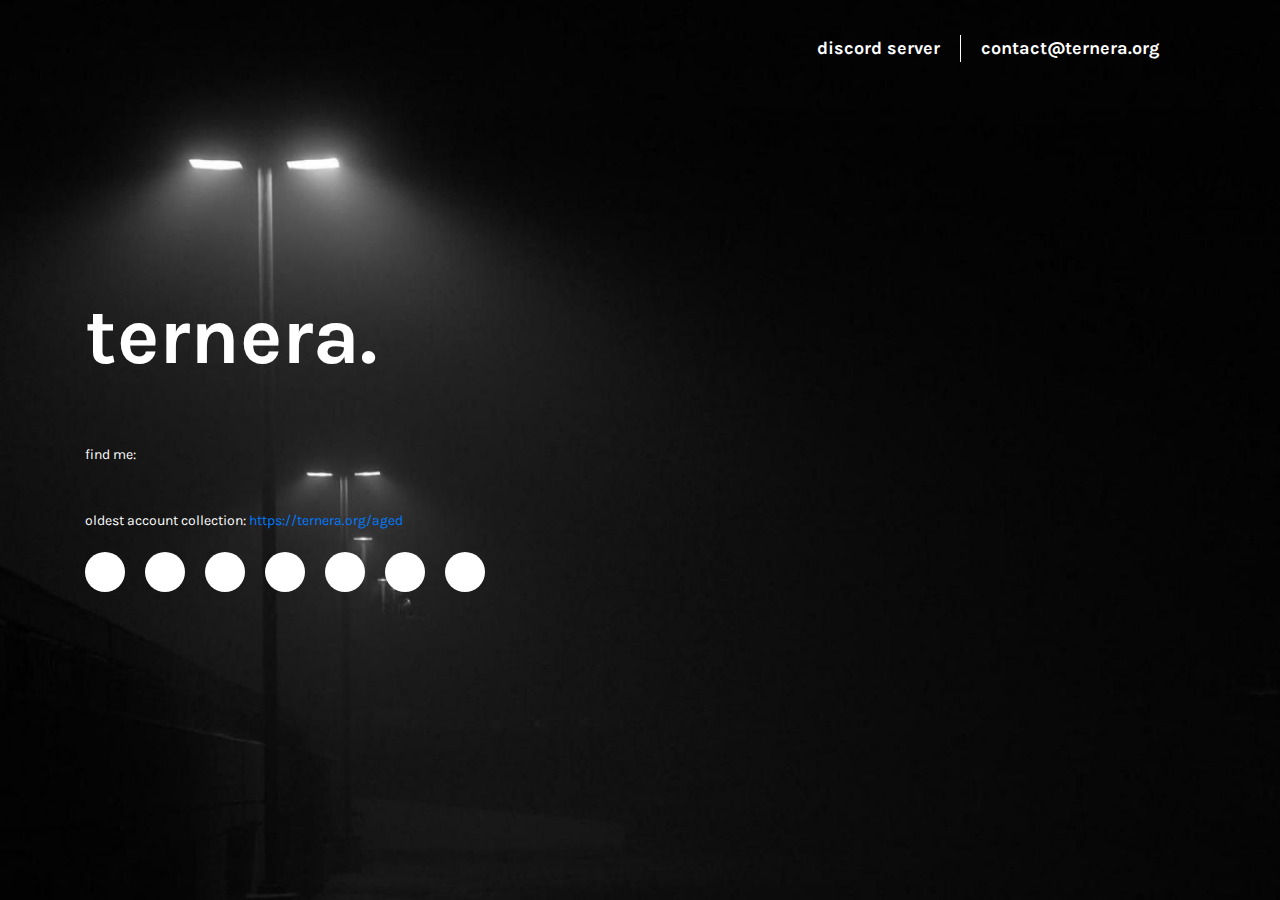
<file: index.html>
<!DOCTYPE html>
<html lang="en">

    <head>
    <!-- <meta charset="UTF-8">
    <meta name="viewport" content="width=device-width, initial-scale=1.0">
    <meta http-equiv="X-UA-Compatible" content="ie=edge">
    <meta name="description" content="">

	<meta property="og:title" content="" />
	<meta property="og:type" content="website" />
	<meta property="og:url" content="https://ternera.org" />
	<meta property="og:image" content="" />
	<meta property="og:description" content="" />
-->

    <title>ternera</title>

    
    <link href="https://fonts.googleapis.com/css?family=Karla:400,700&display=swap" rel="stylesheet">
    <link rel="stylesheet" href="https://cdn.materialdesignicons.com/4.8.95/css/materialdesignicons.min.css">
    <link rel="stylesheet" href="https://stackpath.bootstrapcdn.com/bootstrap/4.4.1/css/bootstrap.min.css">
    <link rel="stylesheet" href="assets/css/styles.css">

    <link rel="icon" type="image/x-icon" href="assets/images/ternera.png" />
</head>

<body class="min-vh-100 d-flex flex-column">

    <header>
        <div class="container">
            <nav class="navbar navbar-dark bg-transparenet">
                <span class="navbar-text ml-auto d-none d-sm-inline-block"><a href="https://discord.gg/U4C569KF8z">discord server</a></span>
                <span class="navbar-text d-none d-sm-inline-block"><!--contact--> <a href="mailto:contact@ternera.org">contact@ternera.org</a></span>
            </nav>
        </div>
    </header>
    <main class="my-auto">
        <div class="container">
            <h1 class="page-title">ternera.</h1>
            <p class="page-description"></p>
            <p>find me:</p><br><p>oldest account collection: <a href="https://ternera.org/aged">https://ternera.org/aged</a></p>
            <nav class="footer-social-links">
                <a href="mailto:contact@ternera.org" class="social-link"><i class="mdi mdi-email"></i></a>
                <a href="https://t.me/mysterna" class="social-link"><i class="mdi mdi-telegram"></i></a>
		 <a href="https://youtube.com/@mysterna" class="social-link"><i class="mdi mdi-youtube"></i></a>
                <a href="https://discord.gg/U4C569KF8z" class="social-link"><i class="mdi mdi-discord"></i></a>
                <a href="https://keybase.io/ternera" class="social-link"><i class="mdi mdi-key-outline"></i></a>
                <a href="https://namemc.com/ternera" class="social-link"><i class="mdi mdi-minecraft"></i></a>
                <a href="https://ternera.org/pgp.txt" class="social-link"><i class="mdi mdi-fingerprint"></i></a>
                <!--<a href="https://ternera.org/contact.txt" class="social-link"><i class="mdi mdi-chevron-down"></i></a>-->
            </nav>
        </div>
    </main>
    <footer>
        <div class="container">
                <!--<span class="navbar-text ml-auto d-none d-sm-inline-block"><b></b></span> -->
        </div>
    </footer>
</body>

</html>
</file>
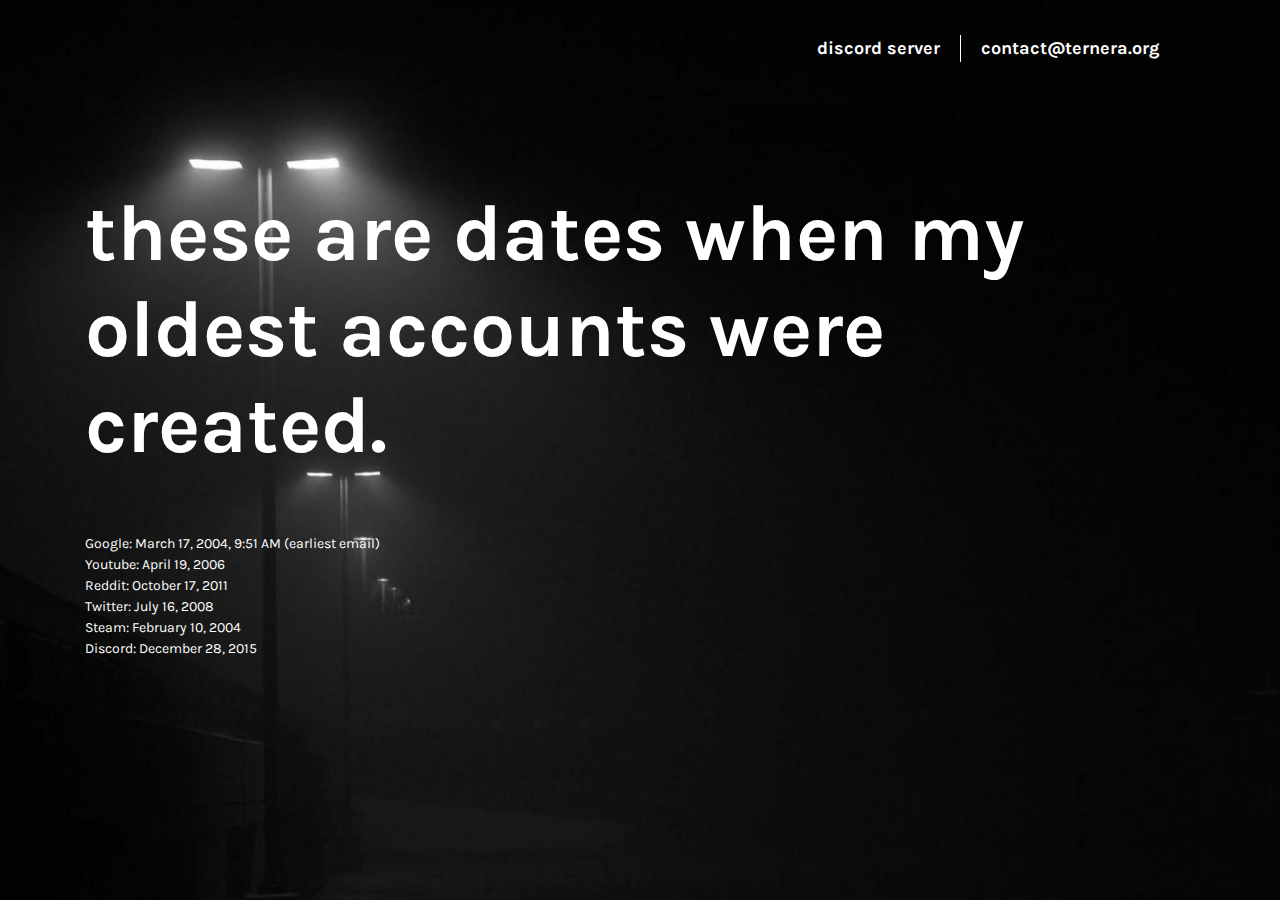
<file: aged.html>
<!DOCTYPE html>
<html lang="en">

    <head>
    <!-- <meta charset="UTF-8">
    <meta name="viewport" content="width=device-width, initial-scale=1.0">
    <meta http-equiv="X-UA-Compatible" content="ie=edge">
    <meta name="description" content="">

	<meta property="og:title" content="" />
	<meta property="og:type" content="website" />
	<meta property="og:url" content="https://ternera.org" />
	<meta property="og:image" content="" />
	<meta property="og:description" content="" />
-->

    <title>ternera</title>

    
    <link href="https://fonts.googleapis.com/css?family=Karla:400,700&display=swap" rel="stylesheet">
    <link rel="stylesheet" href="https://cdn.materialdesignicons.com/4.8.95/css/materialdesignicons.min.css">
    <link rel="stylesheet" href="https://stackpath.bootstrapcdn.com/bootstrap/4.4.1/css/bootstrap.min.css">
    <link rel="stylesheet" href="assets/css/styles.css">

    <link rel="icon" type="image/x-icon" href="assets/images/ternera.png" />
</head>

<body class="min-vh-100 d-flex flex-column">

    <header>
        <div class="container">
            <nav class="navbar navbar-dark bg-transparenet">
                <span class="navbar-text ml-auto d-none d-sm-inline-block"><a href="https://discord.gg/U4C569KF8z">discord server</a></span>
                <span class="navbar-text d-none d-sm-inline-block"><!--contact--> <a href="mailto:contact@ternera.org">contact@ternera.org</a></span>
            </nav>
        </div>
    </header>
    <main class="my-auto">
        <div class="container">
            <h1 class="page-title">these are dates when my oldest accounts were created.</h1>
            <p class="page-description"></p>
            <p>Google: March 17, 2004, 9:51 AM (earliest email)<br>
            Youtube: April 19, 2006<br>
            Reddit: October 17, 2011<br>
            Twitter: July 16, 2008<br>
            Steam: February 10, 2004<br>
	    Discord: December 28, 2015<br><br>
        </p>
            </nav>
        </div>
    </main>
    <footer>
        <div class="container">
                <!--<span class="navbar-text ml-auto d-none d-sm-inline-block"><b></b></span> -->
        </div>
    </footer>
</body>

</html>
</file>
<file: assets/css/styles.css>
body {
  font-family: 'Karla', sans-serif;
  background-image: url("../images/wallpaper2you_93083.jpg");
  background-size: cover;
  background-repeat: no-repeat;
  background-position: center;
  color: #ffffff;
  padding-bottom: 75px; }
  @media (min-width: 768px) {
    body {
      padding-bottom: 110px; } }

.navbar-brand {
  margin-right: 0; }
  .navbar-brand img {
    height: 21px; }

.navbar-dark {
  padding-top: 35px;
  padding-bottom: 35px; }
  .navbar-dark .navbar-text {
    color: #ffffff;
    opacity: 1;
    padding: 0 20px;
    border-right: 1px solid #ffffff;
    font-size: 18px;
    font-weight: bold;
    text-align: center; }
    .navbar-dark .navbar-text:last-child {
      border-right: 0; }
  @media (max-width: 767px) {
    .navbar-dark {
      padding-bottom: 0; } }

.page-title {
  font-size: 80px;
  font-weight: bold;
  margin-bottom: 6px; }
  @media (max-width: 767px) {
    .page-title {
      font-size: 35px;
      margin-bottom: 14px; } }

.page-description {
  max-width: 465px;
  font-size: 18px;
  margin-bottom: 59px; }
  @media (max-width: 767px) {
    .page-description {
      font-size: 14px; } }

p {
  font-size: 14px;
  margin-bottom: 21px; }

.footer-social-links .social-link {
  display: inline-block;
  text-align: center;
  line-height: 40px;
  width: 40px;
  height: 40px;
  border-radius: 50%;
  background-color: #ffffff;
  color: #000000;
  margin-right: 16px;
  transition: all 0.3s ease-in-out; }
  .footer-social-links .social-link:last-child {
    margin-right: 0; }
  .footer-social-links .social-link:hover {
    text-decoration: none;
    background-color: #000000;
    color: #ffffff; }

/*# sourceMappingURL=bd-coming-soon.css.map */
</file>
